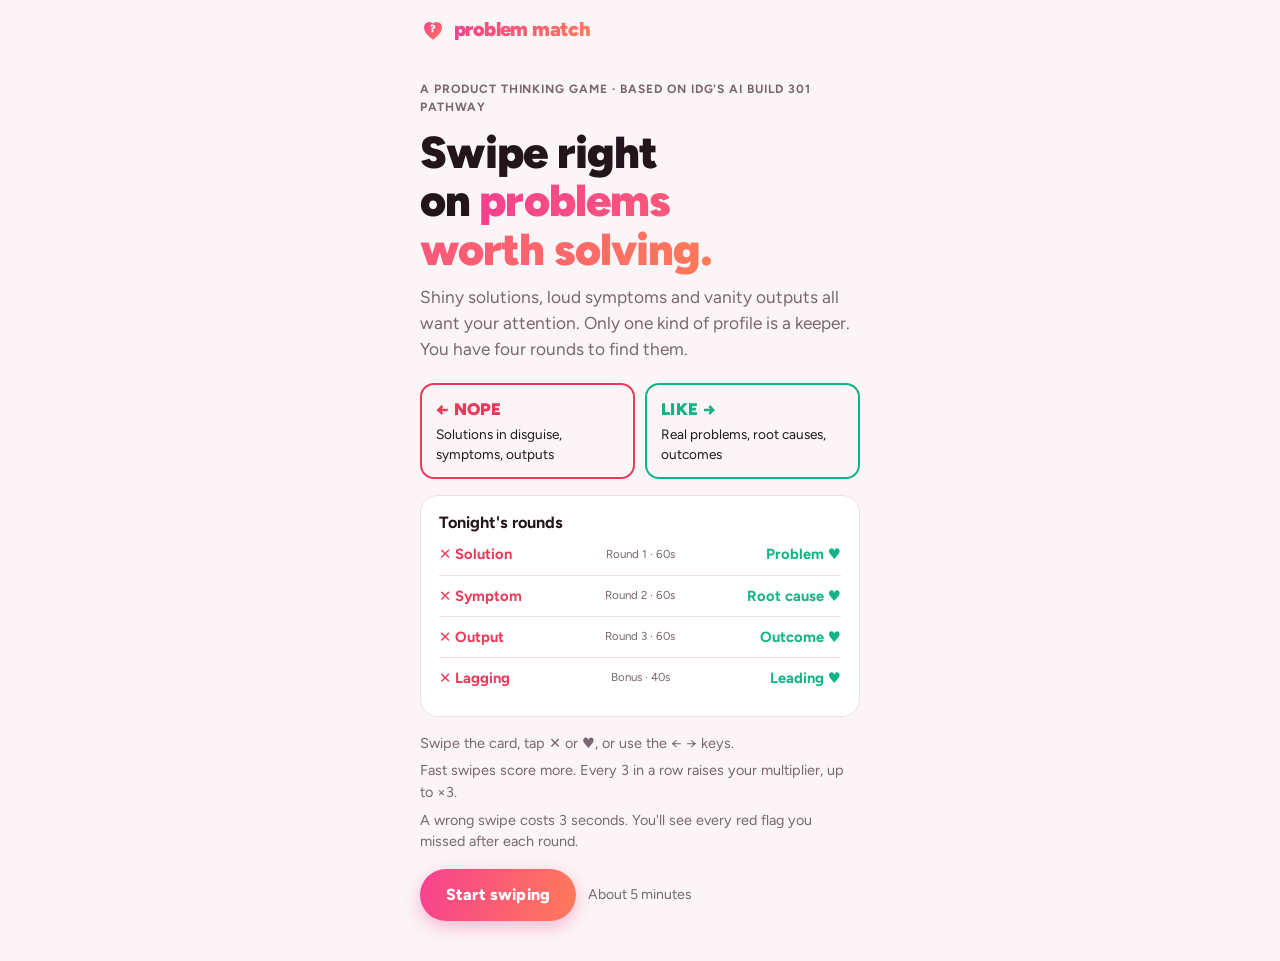
<file: index.html>
<!doctype html>
<html lang="en">
<head>
<meta charset="utf-8">
<meta name="viewport" content="width=device-width,initial-scale=1,viewport-fit=cover">
<title>Problem Match</title>
<link rel="preconnect" href="https://fonts.googleapis.com">
<link rel="preconnect" href="https://fonts.gstatic.com" crossorigin>
<link rel="stylesheet" href="https://fonts.googleapis.com/css2?family=Figtree:ital,wght@0,400;0,500;0,700;0,800;0,900;1,800;1,900&display=swap">
<style>
:root{color-scheme:light;box-sizing:border-box;padding-top:env(safe-area-inset-top,0px);padding-bottom:env(safe-area-inset-bottom,0px)}
html{scroll-padding-top:env(safe-area-inset-top,0px)}
body{margin:0;padding:0}
img{max-width:100%}
[hidden]:not([hidden=until-found i]){display:none!important}
</style>
<style>
:root{
  --bg:#FBF5F7; --surface:#FFFFFF; --ink:#24141C; --muted:#7A6570; --rule:#EFDFE5;
  --brand1:#F7418F; --brand2:#FF7A59; --on-brand:#FFFFFF;
  --nope:#EB3B5A; --like:#12B386;
  --shadow:0 2px 6px rgba(60,20,40,.08), 0 16px 36px rgba(60,20,40,.14);
  --btn-bg:#FFFFFF;
  --font:"Figtree", "Segoe UI", system-ui, -apple-system, sans-serif;
}
@media (prefers-color-scheme: dark){
  :root:not([data-theme="light"]){
    color-scheme:dark;
    --bg:#140D12; --surface:#201720; --ink:#F5EAF0; --muted:#B49DA9; --rule:#382833;
    --nope:#FF6680; --like:#3DDBA8;
    --shadow:0 2px 6px rgba(0,0,0,.35), 0 16px 36px rgba(0,0,0,.45);
    --btn-bg:#261C25;
  }
}
:root[data-theme="dark"]{
  color-scheme:dark;
  --bg:#140D12; --surface:#201720; --ink:#F5EAF0; --muted:#B49DA9; --rule:#382833;
  --nope:#FF6680; --like:#3DDBA8;
  --shadow:0 2px 6px rgba(0,0,0,.35), 0 16px 36px rgba(0,0,0,.45);
  --btn-bg:#261C25;
}

*{box-sizing:border-box}
html,body{min-height:100%}
body{background:var(--bg); color:var(--ink); font-family:var(--font); font-size:16px; line-height:1.5; padding-inline:16px}
.app{max-width:440px; margin:0 auto; padding-block:14px 40px; display:grid; gap:14px}
h1,h2,h3{line-height:1.08; margin:0; text-wrap:balance; letter-spacing:-.02em}
h1{font-size:clamp(2.1rem,8.5vw,2.8rem); font-weight:900}
h2{font-size:clamp(1.6rem,6.5vw,2rem); font-weight:800}
h3{font-size:1.02rem; font-weight:700; letter-spacing:0}
p{margin:0}
a{color:var(--brand1)}
button{font:inherit; cursor:pointer; color:inherit}
:focus-visible{outline:3px solid var(--brand1); outline-offset:3px}
.muted{color:var(--muted)}
.grad-text{background:linear-gradient(100deg,var(--brand1),var(--brand2)); -webkit-background-clip:text; background-clip:text; color:transparent}
.eyebrow{font-size:.75rem; font-weight:700; letter-spacing:.08em; text-transform:uppercase; color:var(--muted)}

.btn{border:0; background:linear-gradient(100deg,var(--brand1),var(--brand2)); color:var(--on-brand); padding:14px 26px; border-radius:999px; font-weight:800; font-size:1rem; letter-spacing:.01em; box-shadow:0 6px 18px color-mix(in srgb, var(--brand1) 35%, transparent)}
.btn.ghost{background:transparent; color:var(--brand1); box-shadow:none; border:2px solid var(--brand1); padding:12px 22px}
.row{display:flex; gap:12px; flex-wrap:wrap; align-items:center}

/* ---------- top bar ---------- */
.topbar{display:flex; align-items:center; justify-content:space-between; gap:10px}
.logo{display:flex; align-items:center; gap:8px; font-weight:900; font-size:1.25rem; letter-spacing:-.03em}
.logo svg{width:26px; height:26px; flex:none}
.hud-stats{display:flex; gap:12px; font-size:.85rem; font-variant-numeric:tabular-nums; color:var(--muted); font-weight:500}
.hud-stats b{color:var(--ink); font-weight:800}
.streak.hot b{color:var(--brand1)}
.hud{display:grid; gap:8px}
.hud-round{font-size:.82rem; font-weight:700; color:var(--muted)}
.timer{height:5px; background:var(--rule); border-radius:999px; overflow:hidden}
.timer i{display:block; height:100%; width:100%; background:linear-gradient(90deg,var(--brand1),var(--brand2)); transform-origin:left}
.timer.low i{background:var(--nope)}

/* ---------- screens ---------- */
.screen{display:grid; gap:16px}
.panel{background:var(--surface); border:1px solid var(--rule); border-radius:18px; padding:18px; display:grid; gap:12px}

.splash{display:grid; gap:12px; padding-block:22px 4px}
.splash .lede{font-size:1.08rem; color:var(--muted)}
.howto{display:grid; grid-template-columns:1fr 1fr; gap:10px}
.howto div{border-radius:14px; padding:12px 14px; display:grid; gap:2px; border:2px solid currentColor}
.howto .n{color:var(--nope)} .howto .l{color:var(--like)}
.howto b{font-weight:900; font-size:1.05rem; letter-spacing:.02em}
.howto span{color:var(--ink); font-size:.85rem}
.pairs{list-style:none; margin:0; padding:0; display:grid}
.pairs li{display:grid; grid-template-columns:1fr auto 1fr; gap:8px; align-items:center; padding:9px 0; border-top:1px solid var(--rule); font-size:.92rem}
.pairs li:first-child{border-top:0; padding-top:0}
.pairs .nv{color:var(--nope); font-weight:700}
.pairs .lv{color:var(--like); font-weight:700; text-align:right}
.pairs .t{font-size:.72rem; color:var(--muted); text-align:center; white-space:nowrap}
.rules{list-style:none; margin:0; padding:0; display:grid; gap:6px; font-size:.9rem; color:var(--muted)}

.intro{display:grid; gap:12px; padding-block:10px 0}
.sides{display:grid; grid-template-columns:1fr 1fr; gap:10px}
.side{border-radius:16px; padding:14px; display:grid; gap:4px; border:2px solid currentColor}
.side.n{color:var(--nope)} .side.l{color:var(--like)}
.side .k{font-size:.72rem; font-weight:800; letter-spacing:.1em}
.side b{font-size:1.2rem; font-weight:900}
.side span{color:var(--ink); font-size:.86rem}
.context{font-size:.92rem; padding:10px 14px; border-radius:14px; background:var(--surface); border:1px dashed var(--rule)}

/* ---------- deck + profile cards ---------- */
.deck{position:relative; height:clamp(380px, 62vh, 480px); touch-action:pan-y}
.card{position:absolute; inset:0; border-radius:20px; overflow:hidden; box-shadow:var(--shadow); user-select:none; -webkit-user-select:none; background:#2a1a24; color:#fff}
.card.next{transform:scale(.95) translateY(12px); filter:brightness(.85)}
.card.top{cursor:grab; will-change:transform}
.card.top.dragging{cursor:grabbing}
.photo{position:absolute; inset:0}
.photo .emoji{position:absolute; left:50%; top:34%; transform:translate(-50%,-50%); font-size:clamp(88px, 26vw, 120px); line-height:1; filter:drop-shadow(0 10px 18px rgba(0,0,0,.25))}
.photo::after{content:""; position:absolute; inset:0; background:radial-gradient(120% 70% at 50% 25%, rgba(255,255,255,.18), transparent 60%)}
.bars{position:absolute; top:10px; left:12px; right:12px; display:flex; gap:4px; z-index:2}
.bars i{flex:1; height:3px; border-radius:2px; background:rgba(255,255,255,.35)}
.bars i.on{background:#fff}
.info{position:absolute; left:0; right:0; bottom:0; padding:60px 18px 18px; background:linear-gradient(to top, rgba(18,8,14,.92) 0%, rgba(18,8,14,.78) 55%, rgba(18,8,14,0) 100%); display:grid; gap:6px; z-index:1}
.info .name{font-size:clamp(1.5rem,6.2vw,1.85rem); font-weight:900; letter-spacing:-.02em; line-height:1.1; text-wrap:balance}
.info .job{font-size:.88rem; font-weight:500; opacity:.88; display:flex; gap:6px; align-items:center}
.info .job svg{width:14px; height:14px; flex:none; opacity:.9}
.info .bio{font-size:1rem; line-height:1.4}
.tags{display:flex; flex-wrap:wrap; gap:6px; margin-top:2px}
.tags span{font-size:.75rem; font-weight:700; padding:3px 9px; border-radius:999px; background:rgba(255,255,255,.16); border:1px solid rgba(255,255,255,.22)}
.stamp{position:absolute; top:44px; z-index:3; display:grid; justify-items:center; font-weight:900; font-size:2.2rem; letter-spacing:.06em; border:4px solid currentColor; border-radius:10px; padding:0 12px 4px; line-height:1.1; opacity:0; pointer-events:none; background:rgba(0,0,0,.1)}
.stamp small{font-size:.7rem; letter-spacing:.12em; text-transform:uppercase; font-weight:800}
.stamp.like{left:20px; color:#3DEBB0; transform:rotate(-14deg)}
.stamp.nope{right:20px; color:#FF5C7A; transform:rotate(14deg)}

.match{position:absolute; inset:0; z-index:4; display:grid; place-items:center; pointer-events:none; opacity:0; transition:opacity .15s}
.match.show{opacity:1}
.match div{text-align:center; transform:scale(.9); transition:transform .3s cubic-bezier(.3,1.6,.5,1)}
.match.show div{transform:scale(1)}
.match b{display:block; font-size:clamp(2.4rem,11vw,3.4rem); font-weight:900; font-style:italic; letter-spacing:-.03em; line-height:1; background:linear-gradient(100deg,#FFD1E3,#fff 40%,#FFD9C9); -webkit-background-clip:text; background-clip:text; color:transparent; filter:drop-shadow(0 4px 14px rgba(247,65,143,.6))}
.match span{display:inline-block; margin-top:8px; font-weight:800; color:#fff; background:linear-gradient(100deg,var(--brand1),var(--brand2)); padding:4px 12px; border-radius:999px; font-size:.9rem; font-variant-numeric:tabular-nums}
.match-bg{position:absolute; inset:0; border-radius:20px; background:rgba(20,8,14,.55)}

.toast{position:absolute; left:50%; top:14px; transform:translate(-50%,-6px); z-index:5; font-size:.9rem; font-weight:800; padding:8px 14px; border-radius:999px; background:var(--surface); box-shadow:var(--shadow); white-space:nowrap; opacity:0; transition:opacity .15s, transform .25s; font-variant-numeric:tabular-nums}
.toast.show{opacity:1; transform:translate(-50%,0)}
.toast.good{color:var(--like)} .toast.bad{color:var(--nope)}

.actions{display:flex; justify-content:center; align-items:center; gap:28px; padding-top:4px}
.round-btn{width:68px; height:68px; border-radius:50%; border:0; background:var(--btn-bg); box-shadow:var(--shadow); display:grid; place-items:center; transition:transform .12s}
.round-btn:active{transform:scale(.92)}
.round-btn svg{width:30px; height:30px}
.round-btn.n{color:var(--nope)} .round-btn.l{color:var(--like)}
.act{display:grid; justify-items:center; gap:6px}
.act small{font-size:.75rem; font-weight:800; letter-spacing:.04em}
.act.n small{color:var(--nope)} .act.l small{color:var(--like)}

/* ---------- summary / final ---------- */
.stats{display:grid; grid-template-columns:repeat(3,1fr); gap:10px}
.stat{background:var(--surface); border:1px solid var(--rule); border-radius:16px; padding:12px; display:grid; gap:0}
.stat .eyebrow{font-size:.66rem}
.stat b{font-size:1.5rem; font-weight:900; font-variant-numeric:tabular-nums}
.lesson{font-size:.98rem; padding:14px 16px; border-radius:16px; background:color-mix(in srgb, var(--brand1) 9%, var(--surface)); border:1px solid color-mix(in srgb, var(--brand1) 25%, var(--rule))}
.review-group{display:grid; gap:0}
.review-group h3{padding-bottom:8px}
.review-group h3 small{display:block; font-weight:500; font-size:.82rem; color:var(--muted)}
.review{list-style:none; margin:0; padding:0; display:grid}
.review li{display:grid; grid-template-columns:40px 1fr; gap:4px 12px; padding:10px 0; border-top:1px solid var(--rule)}
.review .av{grid-row:span 3; width:40px; height:40px; border-radius:50%; display:grid; place-items:center; font-size:20px}
.review .q{font-weight:800}
.review .a{font-size:.78rem; font-weight:800}
.review .a.like{color:var(--like)} .review .a.nope{color:var(--nope)}
.review .w{font-size:.88rem; color:var(--muted)}
.verdict{display:grid; gap:8px; padding-block:16px 0}
.verdict .quip{font-size:1.05rem; color:var(--muted)}
.learned{list-style:none; margin:0; padding:0; display:grid; gap:12px}
.learned li{display:grid; gap:2px; font-size:.92rem}
footer{font-size:.8rem; color:var(--muted); padding-top:12px; border-top:1px solid var(--rule)}

@media (prefers-reduced-motion:reduce){ *{transition:none!important; animation:none!important} }
</style>
</head>
<body>

<div class="app">
  <div class="topbar">
    <span class="logo">
      <svg viewBox="0 0 32 32" aria-hidden="true"><defs><linearGradient id="lg" x1="0" y1="0" x2="1" y2="1"><stop offset="0" stop-color="#F7418F"/><stop offset="1" stop-color="#FF7A59"/></linearGradient></defs><path fill="url(#lg)" d="M16 29s-11-6.7-11-15a6.5 6.5 0 0 1 11-4.7A6.5 6.5 0 0 1 27 14c0 8.3-11 15-11 15z"/><text x="16" y="20" text-anchor="middle" font-family="Figtree, sans-serif" font-weight="900" font-size="13" fill="#fff">?</text></svg>
      <span class="grad-text">problem match</span>
    </span>
    <span class="hud-stats" id="hudStats" hidden><span>Score <b id="hudScore">0</b></span><span class="streak" id="hudStreak">Streak <b>0</b></span></span>
  </div>

  <div class="hud" id="hud" hidden>
    <span class="hud-round" id="hudRound"></span>
    <div class="timer" id="timer"><i id="timerBar"></i></div>
  </div>

  <!-- TITLE -->
  <section class="screen" id="s-title">
    <div class="splash">
      <span class="eyebrow">A product thinking game · based on IDG's AI Build 301 pathway</span>
      <h1>Swipe right on <span class="grad-text">problems worth solving.</span></h1>
      <p class="lede">Shiny solutions, loud symptoms and vanity outputs all want your attention. Only one kind of profile is a keeper. You have four rounds to find them.</p>
    </div>
    <div class="howto">
      <div class="n"><b>← NOPE</b><span>Solutions in disguise, symptoms, outputs</span></div>
      <div class="l"><b>LIKE →</b><span>Real problems, root causes, outcomes</span></div>
    </div>
    <div class="panel">
      <h3>Tonight's rounds</h3>
      <ul class="pairs" id="pairs"></ul>
    </div>
    <ul class="rules">
      <li>Swipe the card, tap ✕ or ♥, or use the ← → keys.</li>
      <li>Fast swipes score more. Every 3 in a row raises your multiplier, up to ×3.</li>
      <li>A wrong swipe costs 3 seconds. You'll see every red flag you missed after each round.</li>
    </ul>
    <div class="row"><button class="btn" id="startBtn" type="button">Start swiping</button><span class="muted" style="font-size:.88rem">About 5 minutes</span></div>
  </section>

  <!-- ROUND INTRO -->
  <section class="screen" id="s-intro" hidden>
    <div class="intro">
      <span class="eyebrow" id="introKicker"></span>
      <h2 id="introTitle"></h2>
      <p id="introBrief"></p>
      <p class="context" id="introContext" hidden></p>
    </div>
    <div class="sides">
      <div class="side n"><span class="k">← NOPE</span><b id="introN"></b><span id="introNd"></span></div>
      <div class="side l"><span class="k">LIKE →</span><b id="introL"></b><span id="introLd"></span></div>
    </div>
    <div class="row"><button class="btn" id="goBtn" type="button">Show me profiles</button><span class="muted" id="introTime" style="font-size:.88rem"></span></div>
  </section>

  <!-- PLAY -->
  <section class="screen" id="s-play" hidden>
    <div class="deck" id="deck">
      <div class="match" id="match" aria-hidden="true"><span class="match-bg"></span><div><b>It's a match!</b><span id="matchPts"></span></div></div>
      <div class="toast" id="toast" aria-live="polite"></div>
    </div>
    <div class="actions">
      <div class="act n">
        <button class="round-btn n" id="chooseL" type="button" aria-label="Nope">
          <svg viewBox="0 0 24 24" fill="none" stroke="currentColor" stroke-width="3.2" stroke-linecap="round"><path d="M6 6l12 12M18 6L6 18"/></svg>
        </button>
        <small id="btnL"></small>
      </div>
      <div class="act l">
        <button class="round-btn l" id="chooseR" type="button" aria-label="Like">
          <svg viewBox="0 0 24 24" fill="currentColor"><path d="M12 21s-8.5-5.2-8.5-11.2A4.8 4.8 0 0 1 12 6.6a4.8 4.8 0 0 1 8.5 3.2C20.5 15.8 12 21 12 21z"/></svg>
        </button>
        <small id="btnR"></small>
      </div>
    </div>
  </section>

  <!-- SUMMARY -->
  <section class="screen" id="s-summary" hidden>
    <div class="intro">
      <span class="eyebrow" id="sumKicker"></span>
      <h2 id="sumTitle"></h2>
    </div>
    <div class="stats">
      <div class="stat"><span class="eyebrow">Score</span><b id="sumScore">0</b></div>
      <div class="stat"><span class="eyebrow">Correct</span><b id="sumCorrect">0</b></div>
      <div class="stat"><span class="eyebrow">Best streak</span><b id="sumStreak">0</b></div>
    </div>
    <p class="lesson" id="sumLesson"></p>
    <div class="panel" id="sumReview"></div>
    <div class="row"><button class="btn" id="nextBtn" type="button">Next round</button></div>
  </section>

  <!-- FINAL -->
  <section class="screen" id="s-final" hidden>
    <div class="verdict">
      <span class="eyebrow">Your dating profile says</span>
      <h1 class="grad-text" id="rankTitle"></h1>
      <p class="quip" id="rankQuip"></p>
    </div>
    <div class="stats">
      <div class="stat"><span class="eyebrow">Total</span><b id="finScore">0</b></div>
      <div class="stat"><span class="eyebrow">Accuracy</span><b id="finAcc">0%</b></div>
      <div class="stat"><span class="eyebrow">Your best</span><b id="finBest">0</b></div>
    </div>
    <div class="row"><button class="btn" id="againBtn" type="button">Swipe again</button><span class="muted" style="font-size:.88rem">New shuffle every game</span></div>
    <div class="panel">
      <h3>What you were really looking for</h3>
      <ul class="learned">
        <li><b>Problems before solutions.</b><span class="muted">Requests often arrive as a tool. Ask what problem it solves, and for whom, before anything gets built. <a href="https://www.idg.gov.sg/guides-and-resources/productthinking1/">IDG module 1</a></span></li>
        <li><b>A cause you can act on.</b><span class="muted">Keep asking why until you reach a cause within your control and closely tied to the outcome. <a href="https://www.idg.gov.sg/guides-and-resources/productthinking2/">Start with the whys</a></span></li>
        <li><b>Outcomes over outputs.</b><span class="muted">Measure what changed for people. Pair leading indicators (early signals) with lagging ones (the result). <a href="https://www.idg.gov.sg/guides-and-resources/productthinking4/">Metrics</a></span></li>
      </ul>
    </div>
    <footer>An unofficial parody game based on the <a href="https://www.idg.gov.sg/product-thinking/">Product Thinking learning pathway</a> from Singapore's Institute of Digital Government. All profiles, characters and figures are made up for teaching.</footer>
  </section>
</div>

<script>
(function(){
  // a: "r" = LIKE (the product-thinking answer), "l" = NOPE
  var ROUNDS = [
    {
      title: "Problem or solution?",
      brief: "Solutions are charming on a first date. They're confident and they have a launch date. Swipe right only on real problems: a specific person, something going wrong.",
      nope: { key: "Solution", pl: "Solutions", desc: "Names a thing to build or buy" },
      like: { key: "Problem", pl: "Problems", desc: "Says what's going wrong, and for whom" },
      lesson: "A solution-shaped request isn't necessarily a bad match. It just hasn't told you the problem yet. Ask “what problem does this solve, and for whom?” before you commit.",
      time: 60,
      cards: [
        { n: "GenAI Chatbot", job: "Pitched by the Director, fresh from a conference", bio: "Looking for users. Any users, really. Must be live by Q3.", tags: ["#innovation","#urgent","#AI"], e: "🤖", a: "l", why: "It names a tool and a deadline, but not what's going wrong for users." },
        { n: "The Dashboard", job: "Requested by the Minister's office", bio: "I'll put all your data on one screen. Which data? We'll figure it out.", tags: ["#visibility","#KPIs"], e: "📊", a: "l", why: "A dashboard is an answer. What decision can't someone make today?" },
        { n: "End-to-End Platform", job: "Vendor · 5-year contract", bio: "I can digitalise your entire workflow. So, what's your workflow?", tags: ["#synergy","#transformation"], e: "🧩", a: "l", why: "A pitch looking for a problem." },
        { n: "Pothole App", job: "The Deputy Director's idea", bio: "Residents will love reporting potholes on me. Probably.", tags: ["#citizenfirst","#mobile"], e: "🚧", a: "l", why: "Could be right, but is the problem slow reporting, slow repairs, or something else?" },
        { n: "Microservices", job: "The IT architect's favourite", bio: "Let's break everything into small pieces. Trust me.", tags: ["#scalable","#modern"], e: "⚙️", a: "l", why: "An architecture choice still needs a problem to justify it." },
        { n: "QR Code on Every Letter", job: "Senior Director", bio: "Scan me. Then… well, just scan me.", tags: ["#quickwin"], e: "🔳", a: "l", why: "A mechanism. What should people be able to do that they can't today?" },
        { n: "Agency AI Strategy", job: "Mandated for every agency this year", bio: "60 pages, zero users. Looking for a problem to justify me.", tags: ["#mandate","#AI"], e: "📑", a: "l", why: "A deliverable. What should AI actually make better?" },
        { n: "Seniors on Hold", job: "Reported by the call-centre lead", bio: "We wait 25 minutes on the hotline just to check our application status.", tags: ["#seniors","#measurable"], e: "☎️", a: "r", why: "A specific group with a specific, measurable pain." },
        { n: "Triple Data Entry", job: "Frontline officer", bio: "I retype the same details from PDFs into three different systems.", tags: ["#frontline","#rework"], e: "⌨️", a: "r", why: "A clear user with a concrete problem, and many possible fixes." },
        { n: "Low Rebate Uptake", job: "Policy officer", bio: "Only 40% of eligible households have applied for the rebate.", tags: ["#policygap","#data"], e: "🏠", a: "r", why: "A gap between intent and reality, with a number attached." },
        { n: "Incomplete Applications", job: "Ops manager", bio: "One in five comes back incomplete, adding two weeks each time.", tags: ["#ops","#delays"], e: "📮", a: "r", why: "A measurable problem with a clear cost." },
        { n: "Confused Parents", job: "From a survey of 800 parents", bio: "We don't know which schemes we qualify for.", tags: ["#families","#evidence"], e: "👪", a: "r", why: "A user need, backed by evidence." },
        { n: "Abandoned Grant Form", job: "Grants team", bio: "Most applicants give up at the page asking for audited accounts.", tags: ["#SMEs","#dropoff"], e: "📝", a: "r", why: "A specific drop-off point. Now you can ask why." }
      ]
    },
    {
      title: "Symptom or root cause?",
      brief: "Symptoms are loud and hard to ignore. Swipe right on root causes: why it's happening, and something your team can actually change. Each profile belongs to a small investigation.",
      nope: { key: "Symptom", pl: "Symptoms", desc: "What people see or complain about" },
      like: { key: "Root cause", pl: "Root causes", desc: "Why it happens, and something you can change" },
      lesson: "The Five Whys takes you from symptom to cause. Stop at a cause that is within your control and closely tied to the outcome. If the answer blames users, you stopped asking too early.",
      time: 60,
      cards: [
        { n: "3,000 Calls a Week", job: "Case: hotline overload", bio: "Everyone keeps asking “where's my application?”", tags: ["#loud","#visible"], e: "📞", a: "l", why: "What people see. Why are they calling?" },
        { n: "No Status Updates", job: "Case: hotline overload", bio: "Applicants hear nothing at all after they hit submit.", tags: ["#fixable"], e: "🔕", a: "r", why: "It explains the calls, and your team can fix it." },
        { n: "1 in 5 Sent Back", job: "Case: returned forms", bio: "Officers keep returning applications. Every. Single. Day.", tags: ["#rework"], e: "🔁", a: "l", why: "The visible effect. Why are they incomplete?" },
        { n: "Docs Listed Last", job: "Case: returned forms", bio: "The form only reveals the required documents on its final page.", tags: ["#design"], e: "📄", a: "r", why: "A design decision you can change, directly tied to the outcome." },
        { n: "40% Uptake", job: "Case: low rebate uptake", bio: "Most eligible households never applied.", tags: ["#headline"], e: "📉", a: "l", why: "The headline problem, not its cause." },
        { n: "Stale Addresses", job: "Case: low rebate uptake", bio: "Eligibility letters go to addresses that are years out of date.", tags: ["#data"], e: "📬", a: "r", why: "A specific, fixable reason people never heard about the rebate." },
        { n: "Empty Clinic Slots", job: "Case: clinic no-shows", bio: "A quarter of polyclinic appointments are missed.", tags: ["#waste"], e: "🩺", a: "l", why: "What the clinic sees. Why do patients miss them?" },
        { n: "One Early Reminder", job: "Case: clinic no-shows", bio: "The only reminder goes out three weeks before the appointment.", tags: ["#cheapfix"], e: "⏰", a: "r", why: "It explains the forgetting, and it's cheap to change." },
        { n: "60-Day Approvals", job: "Case: slow grants", bio: "Grant decisions take two months on average.", tags: ["#slow"], e: "⏳", a: "l", why: "A symptom. Where does the time go?" },
        { n: "Triple Sign-off", job: "Case: slow grants", bio: "Three officers must approve every grant, even the $500 ones.", tags: ["#process"], e: "✍️", a: "r", why: "A process rule you can revisit, directly behind the delay." },
        { n: "Constant Overtime", job: "Case: late nights", bio: "Case officers are working late every week.", tags: ["#tired"], e: "🌙", a: "l", why: "A symptom with many possible causes." },
        { n: "Two Disconnected Systems", job: "Case: late nights", bio: "Case notes get typed into two systems that don't talk to each other.", tags: ["#integration"], e: "🔌", a: "r", why: "A concrete cause of the extra hours." },
        { n: "“Confusing” Website", job: "Case: website feedback", bio: "Users keep saying it's confusing. Confusing how? Unclear.", tags: ["#vibes"], e: "🌀", a: "l", why: "A feeling, not a reason. Confusing how?" },
        { n: "Org-Chart Navigation", job: "Case: website feedback", bio: "Pages are organised by department, not by what users want to do.", tags: ["#structure"], e: "🗂️", a: "r", why: "A structural cause you can redesign." },
        { n: "Users Who Don't Read", job: "Case: unread letters", bio: "Residents just don't read their letters. It's their fault, obviously.", tags: ["#blame","#redflag"], e: "🙈", a: "l", why: "Blaming users ends the whys too soon. Why don't they read the letters?" }
      ]
    },
    {
      title: "Output or outcome?",
      brief: "It's review season and everyone looks great in their quarterly report. Swipe right on outcomes: real change for the people who had the problem.",
      nope: { key: "Output", pl: "Outputs", desc: "Something the team delivered" },
      like: { key: "Outcome", pl: "Outcomes", desc: "A change for the people with the problem" },
      lesson: "Outputs are easy to count and fully in your control, but they don't show that anything got better. Chase the outcome, and treat each output as a bet on it.",
      time: 60,
      cards: [
        { n: "The New Portal", job: "Launched in March", bio: "I went live. Isn't that enough?", tags: ["#launched"], e: "🚀", a: "l", why: "A delivery. Did applying get any easier?" },
        { n: "200 Officers Trained", job: "Training update", bio: "Everyone sat through all 84 slides.", tags: ["#capability"], e: "🎓", a: "l", why: "Activity completed. Are cases handled any better?" },
        { n: "14 Features Shipped", job: "Team retro", bio: "Velocity is my love language.", tags: ["#agile"], e: "📦", a: "l", why: "Velocity isn't value." },
        { n: "60-Page Strategy", job: "Strategy office", bio: "Beautifully formatted. Rarely opened.", tags: ["#vision"], e: "📘", a: "l", why: "A document. Its outcomes are still to come." },
        { n: "4 Data Integrations", job: "Tech update", bio: "I'm connected to everyone.", tags: ["#APIs"], e: "🔗", a: "l", why: "An enabler. It only matters if it cuts re-entry or errors." },
        { n: "12 Workshops", job: "Engagement log", bio: "So. Many. Sticky notes.", tags: ["#cocreation"], e: "🗒️", a: "l", why: "Effort, not effect." },
        { n: "99.9% Uptime", job: "Ops dashboard", bio: "Always available. Not always helpful.", tags: ["#reliable"], e: "🟢", a: "l", why: "Good hygiene, but a service can be up all year and help nobody." },
        { n: "Apply in 12 Minutes", job: "Was 40 minutes", bio: "The median time to apply is down by 70%.", tags: ["#timesaved"], e: "⏱️", a: "r", why: "A measured change in what applicants experience." },
        { n: "Half the Status Calls", job: "Hotline data", bio: "People are finding answers without having to call.", tags: ["#selfserve"], e: "📴", a: "r", why: "A change in behaviour: people no longer need help." },
        { n: "Only 6% Returned", job: "Was 20%", bio: "Far fewer applications bounce back for missing documents.", tags: ["#fewererrors"], e: "✅", a: "r", why: "Less rework for staff and faster help for families." },
        { n: "71% Uptake", job: "Was 40%", bio: "More eligible households are getting support.", tags: ["#impact"], e: "📈", a: "r", why: "More of the right people are being helped." },
        { n: "14% No-shows", job: "Was 25%", bio: "Patients are actually turning up.", tags: ["#health"], e: "🏥", a: "r", why: "Patients' behaviour changed." },
        { n: "3-Week Grant Decisions", job: "Was 9 weeks", bio: "Businesses hear back three times faster.", tags: ["#SMEs"], e: "💼", a: "r", why: "Time saved for the people applying." }
      ]
    },
    {
      title: "Bonus: leading or lagging?",
      brief: "You need both kinds of indicator in the long run. This sprint, you want early signals you can act on this week.",
      context: "Goal: more eligible families get support, sooner.",
      nope: { key: "Lagging", pl: "Lagging indicators", desc: "The result, known only after the fact" },
      like: { key: "Leading", pl: "Leading indicators", desc: "An early signal you can act on now" },
      lesson: "Lagging indicators tell you whether you won. Leading indicators tell you while there's still time to change course. Keep both, and link them into a chain.",
      time: 40,
      cards: [
        { n: "Form Completion Rate", job: "Measured weekly", bio: "Moves within days of any change you make.", tags: ["#earlysignal"], e: "🧭", a: "r", why: "It moves within days of a change." },
        { n: "Prefilled Fields", job: "Measured every release", bio: "Share of fields already filled in for returning applicants.", tags: ["#driver"], e: "🪄", a: "r", why: "An early driver of faster, error-free applications." },
        { n: "SMS Click-throughs", job: "Measured daily", bio: "Clicks on “Check eligibility” from reminder texts.", tags: ["#outreach"], e: "💬", a: "r", why: "An early sign that outreach is working." },
        { n: "Documents Page Drop-off", job: "Measured daily", bio: "Shows friction the moment it happens.", tags: ["#realtime"], e: "🚪", a: "r", why: "It shows friction as it happens." },
        { n: "Days to First Payment", job: "Reported quarterly", bio: "Always tells you the truth, three months late.", tags: ["#result"], e: "💸", a: "l", why: "The result, measured after the fact." },
        { n: "Families Supported", job: "Reported annually", bio: "The big number, once a year.", tags: ["#headline"], e: "🎯", a: "l", why: "The end result, counted after the year is over." },
        { n: "Year-end Uptake", job: "Reported annually", bio: "Final score versus the eligible population.", tags: ["#final"], e: "🏁", a: "l", why: "The headline outcome, known late." },
        { n: "Ombudsman Complaints", job: "Reported yearly", bio: "Shows up long after the damage is done.", tags: ["#toolate"], e: "📣", a: "l", why: "It surfaces long after the experience." }
      ]
    }
  ];

  var RANKS = [
    { min: 95, title: "Chief Why Officer", quip: "No chatbot gets past you without a problem statement. You only date root causes, and the Director is slightly afraid of you." },
    { min: 85, title: "Product Thinker", quip: "You can spot a solution in disguise across the open-plan office. A couple of smooth talkers still got through." },
    { min: 70, title: "Why Asker", quip: "You're asking the right questions. Try asking them once more before you swipe right." },
    { min: 50, title: "Requirements Taker", quip: "You'd build exactly what was asked for, on time and to spec. Whether it helped anyone is another story." },
    { min: 0,  title: "Solutioneer", quip: "You matched with the GenAI Chatbot. It's been a whirlwind. Nobody knows what it does. Swipe again?" }
  ];

  var GRADS = [["#FF9A8B","#FF6A88"],["#F6D365","#FDA085"],["#A18CD1","#FBC2EB"],["#84FAB0","#8FD3F4"],["#FCCB90","#D57EEB"],["#E0C3FC","#8EC5FC"],["#FA709A","#FEE140"],["#43E97B","#38F9D7"],["#667EEA","#764BA2"],["#FF758C","#FF7EB3"],["#4FACFE","#00F2FE"],["#F093FB","#F5576C"]];
  function gradFor(name){ var h = 0; for (var i = 0; i < name.length; i++) h = (h * 31 + name.charCodeAt(i)) >>> 0; var g = GRADS[h % GRADS.length]; return "linear-gradient(160deg," + g[0] + "," + g[1] + ")"; }

  var BEST_KEY = "problem-match-best-v1";
  var $ = function(id){ return document.getElementById(id); };
  var reduceMotion = window.matchMedia && window.matchMedia("(prefers-reduced-motion: reduce)").matches;
  var BRIEF = '<svg viewBox="0 0 24 24" fill="none" stroke="currentColor" stroke-width="2"><rect x="3" y="7" width="18" height="13" rx="2"/><path d="M9 7V5a2 2 0 0 1 2-2h2a2 2 0 0 1 2 2v2"/></svg>';

  ROUNDS.forEach(function(r, i){
    var li = document.createElement("li");
    li.innerHTML = '<span class="nv"></span><span class="t"></span><span class="lv"></span>';
    li.querySelector(".nv").textContent = "✕ " + r.nope.key;
    li.querySelector(".t").textContent = (i === 3 ? "Bonus" : "Round " + (i + 1)) + " · " + r.time + "s";
    li.querySelector(".lv").textContent = r.like.key + " ♥";
    $("pairs").appendChild(li);
  });

  var S = null, R = null, rafId = 0, lastTs = 0, locked = false;
  function newGame(){ S = { round: 0, total: 0, correct: 0 }; }

  function show(id){
    ["s-title","s-intro","s-play","s-summary","s-final"].forEach(function(s){ $(s).hidden = s !== id; });
    var inGame = id === "s-play" || id === "s-intro" || id === "s-summary";
    $("hud").hidden = !inGame; $("hudStats").hidden = !inGame;
    window.scrollTo(0, 0);
  }
  function shuffle(a){ a = a.slice(); for (var i = a.length - 1; i > 0; i--){ var j = Math.floor(Math.random() * (i + 1)); var t = a[i]; a[i] = a[j]; a[j] = t; } return a; }
  function roundLabel(i){ return i === 3 ? "Bonus round" : "Round " + (i + 1) + " of 3"; }

  // ---------- intro ----------
  function showIntro(){
    var r = ROUNDS[S.round];
    $("introKicker").textContent = roundLabel(S.round);
    $("introTitle").textContent = r.title.replace("Bonus: ", "");
    $("introBrief").textContent = r.brief;
    $("introContext").hidden = !r.context; $("introContext").textContent = r.context || "";
    $("introN").textContent = r.nope.pl; $("introNd").textContent = r.nope.desc;
    $("introL").textContent = r.like.pl; $("introLd").textContent = r.like.desc;
    $("introTime").textContent = r.cards.length + " profiles · " + r.time + " seconds";
    $("hudRound").textContent = roundLabel(S.round) + " · " + r.title.replace("Bonus: ", "");
    $("timerBar").style.transform = "scaleX(1)"; $("timer").classList.remove("low");
    updateHud(0);
    show("s-intro"); $("goBtn").focus();
  }

  // ---------- play ----------
  function beginPlay(){
    var r = ROUNDS[S.round];
    R = { deck: shuffle(r.cards), pos: 0, score: 0, streak: 0, best: 0, time: r.time, results: [], shownAt: 0, running: true };
    $("btnL").textContent = "NOPE · " + r.nope.key; $("btnR").textContent = "LIKE · " + r.like.key;
    show("s-play");
    renderCards();
    lastTs = 0; cancelAnimationFrame(rafId); rafId = requestAnimationFrame(tick);
  }

  function tick(ts){
    if (!R || !R.running) return;
    if (!lastTs) lastTs = ts;
    var dt = Math.min(0.1, (ts - lastTs) / 1000); lastTs = ts;
    if (!document.hidden) R.time -= dt;
    $("timerBar").style.transform = "scaleX(" + Math.max(0, R.time / ROUNDS[S.round].time) + ")";
    $("timer").classList.toggle("low", R.time < 8);
    if (R.time <= 0){ endRound(); return; }
    rafId = requestAnimationFrame(tick);
  }

  function cardEl(card, idx, isTop){
    var r = ROUNDS[S.round];
    var el = document.createElement("div");
    el.className = "card " + (isTop ? "top" : "next");
    var bars = ""; for (var i = 0; i < R.deck.length; i++) bars += '<i' + (i <= idx ? ' class="on"' : '') + '></i>';
    el.innerHTML =
      '<div class="photo"><span class="emoji"></span></div>' +
      '<div class="bars">' + bars + '</div>' +
      (isTop ? '<span class="stamp like">LIKE<small></small></span><span class="stamp nope">NOPE<small></small></span>' : '') +
      '<div class="info"><div class="name"></div><div class="job">' + BRIEF + '<span></span></div><p class="bio"></p><div class="tags"></div></div>';
    el.querySelector(".photo").style.background = gradFor(card.n);
    el.querySelector(".emoji").textContent = card.e;
    el.querySelector(".name").textContent = card.n;
    el.querySelector(".job span").textContent = card.job;
    el.querySelector(".bio").textContent = "“" + card.bio + "”";
    var tags = el.querySelector(".tags");
    card.tags.forEach(function(t){ var s = document.createElement("span"); s.textContent = t; tags.appendChild(s); });
    if (isTop){
      el.querySelector(".stamp.like small").textContent = r.like.key;
      el.querySelector(".stamp.nope small").textContent = r.nope.key;
      el.setAttribute("role", "group");
      el.setAttribute("aria-label", "Profile " + (idx + 1) + " of " + R.deck.length + ": " + card.n);
    }
    return el;
  }

  function renderCards(){
    var deck = $("deck");
    Array.prototype.slice.call(deck.querySelectorAll(".card")).forEach(function(c){ c.remove(); });
    var anchor = $("match");
    if (R.pos + 1 < R.deck.length) deck.insertBefore(cardEl(R.deck[R.pos + 1], R.pos + 1, false), anchor);
    var top = cardEl(R.deck[R.pos], R.pos, true);
    deck.insertBefore(top, anchor);
    attachDrag(top);
    R.shownAt = performance.now();
    locked = false;
  }

  function answer(side){
    if (!R || !R.running || locked) return;
    locked = true;
    var card = R.deck[R.pos], r = ROUNDS[S.round];
    var ok = card.a === side;
    var elapsed = (performance.now() - R.shownAt) / 1000;
    if (ok){
      R.streak++; R.best = Math.max(R.best, R.streak);
      var mult = Math.min(3, 1 + 0.5 * Math.floor(R.streak / 3));
      var pts = Math.round((100 + Math.max(0, Math.round(50 - 8 * elapsed))) * mult);
      R.score += pts; S.total += pts; S.correct++;
      var label = "+" + pts + (mult > 1 ? " · ×" + mult : "");
      if (side === "r") matchFlash(label); else toast("✕ Dodged one  " + label, "good");
    } else {
      R.streak = 0; R.time -= 3;
      toast(side === "r" ? "🚩 Red flag: " + r.nope.key + " · −3s" : "👻 Ghosted a keeper: " + r.like.key + " · −3s", "bad");
    }
    R.results.push({ card: card, picked: side, ok: ok });
    updateHud(R.streak);

    var top = $("deck").querySelector(".card.top");
    var dir = side === "l" ? -1 : 1;
    if (top){
      top.querySelector(side === "r" ? ".stamp.like" : ".stamp.nope").style.opacity = 1;
      top.style.transition = reduceMotion ? "none" : "transform .3s ease-in, opacity .3s ease-in";
      top.style.transform = "translateX(" + (dir * 140) + "%) rotate(" + (dir * 20) + "deg)";
      top.style.opacity = "0";
    }
    setTimeout(function(){
      if (!R.running) return;
      R.pos++;
      if (R.pos >= R.deck.length) endRound(); else renderCards();
    }, reduceMotion ? 60 : 260);
  }

  var matchTimer = 0, toastTimer = 0;
  function matchFlash(label){
    $("matchPts").textContent = label;
    $("match").classList.add("show");
    clearTimeout(matchTimer);
    matchTimer = setTimeout(function(){ $("match").classList.remove("show"); }, 650);
  }
  function toast(text, cls){
    var t = $("toast");
    t.textContent = text; t.className = "toast show " + cls;
    clearTimeout(toastTimer);
    toastTimer = setTimeout(function(){ t.className = "toast " + cls; }, 1000);
  }
  function updateHud(streak){
    $("hudScore").textContent = S.total.toLocaleString();
    var mult = Math.min(3, 1 + 0.5 * Math.floor(streak / 3));
    $("hudStreak").innerHTML = "Streak <b>" + streak + (mult > 1 ? " · ×" + mult : "") + "</b>";
    $("hudStreak").classList.toggle("hot", streak >= 3);
  }

  function attachDrag(el){
    var startX = 0, startY = 0, dx = 0, dy = 0, active = false;
    var sl = el.querySelector(".stamp.like"), sn = el.querySelector(".stamp.nope");
    el.addEventListener("pointerdown", function(e){
      if (locked) return;
      active = true; startX = e.clientX; startY = e.clientY; dx = dy = 0;
      el.setPointerCapture(e.pointerId);
      el.classList.add("dragging"); el.style.transition = "none";
    });
    el.addEventListener("pointermove", function(e){
      if (!active) return;
      dx = e.clientX - startX; dy = (e.clientY - startY) * 0.3;
      el.style.transform = "translate(" + dx + "px," + dy + "px) rotate(" + (dx / 18) + "deg)";
      sl.style.opacity = Math.min(1, Math.max(0, dx / 90));
      sn.style.opacity = Math.min(1, Math.max(0, -dx / 90));
    });
    function end(){
      if (!active) return;
      active = false; el.classList.remove("dragging");
      if (Math.abs(dx) > 90){ answer(dx > 0 ? "r" : "l"); return; }
      el.style.transition = "transform .25s cubic-bezier(.3,1.4,.5,1)";
      el.style.transform = "";
      sl.style.opacity = 0; sn.style.opacity = 0;
    }
    el.addEventListener("pointerup", end);
    el.addEventListener("pointercancel", end);
  }

  // ---------- summary ----------
  function endRound(){
    if (!R.running) return;
    R.running = false; cancelAnimationFrame(rafId);
    var r = ROUNDS[S.round];
    var timeBonus = 0;
    if (R.pos >= R.deck.length && R.time > 0){ timeBonus = Math.round(R.time) * 10; R.score += timeBonus; S.total += timeBonus; }
    var right = R.results.filter(function(x){ return x.ok; }).length;
    var unplayed = R.deck.slice(R.pos + (R.results.length > R.pos ? 1 : 0));
    var n = R.deck.length;

    $("sumKicker").textContent = roundLabel(S.round) + " · " + (R.time <= 0 ? "time's up" : "all profiles seen");
    $("sumTitle").textContent = right === n ? "Perfect match rate." : right >= n * 0.75 ? "Great taste." : right >= n * 0.5 ? "Some questionable swipes." : "Your type needs work.";
    $("sumScore").textContent = R.score.toLocaleString();
    $("sumCorrect").textContent = right + "/" + n;
    $("sumStreak").textContent = R.best;
    $("sumLesson").textContent = r.lesson + (timeBonus ? " (Includes +" + timeBonus + " for finishing early.)" : "");

    var wrap = $("sumReview"); wrap.innerHTML = "";
    function group(title, sub, cards){
      if (!cards.length) return;
      var g = document.createElement("div"); g.className = "review-group";
      g.innerHTML = '<h3></h3><ul class="review"></ul>';
      g.querySelector("h3").innerHTML = title + "<small></small>";
      g.querySelector("small").textContent = sub;
      var ul = g.querySelector("ul");
      cards.forEach(function(c){
        var li = document.createElement("li");
        li.innerHTML = '<span class="av"></span><span class="q"></span><span class="a"></span><span class="w"></span>';
        li.querySelector(".av").style.background = gradFor(c.n);
        li.querySelector(".av").textContent = c.e;
        li.querySelector(".q").textContent = c.n;
        var a = li.querySelector(".a");
        a.textContent = c.a === "r" ? "♥ " + r.like.key + ": should have liked" : "✕ " + r.nope.key + ": should have noped";
        a.classList.add(c.a === "r" ? "like" : "nope");
        li.querySelector(".w").textContent = c.why;
        ul.appendChild(li);
      });
      wrap.appendChild(g);
    }
    group("🚩 Red flags you liked", "You swiped right, but these were " + r.nope.pl.toLowerCase() + ".", R.results.filter(function(x){ return !x.ok && x.picked === "r"; }).map(function(x){ return x.card; }));
    group("👻 Keepers you ghosted", "You swiped left on real " + r.like.pl.toLowerCase() + ".", R.results.filter(function(x){ return !x.ok && x.picked === "l"; }).map(function(x){ return x.card; }));
    group("⏳ Still in your queue", "You ran out of time before seeing these.", unplayed);
    wrap.hidden = !wrap.children.length;

    $("nextBtn").textContent = S.round < ROUNDS.length - 1 ? (S.round === 2 ? "Bonus round" : "Next round") : "See your verdict";
    setTimeout(function(){ show("s-summary"); $("nextBtn").focus(); }, reduceMotion ? 0 : 400);
  }

  // ---------- final ----------
  function showFinal(){
    var possible = ROUNDS.reduce(function(n, r){ return n + r.cards.length; }, 0);
    var acc = Math.round(S.correct / possible * 100);
    var rank = RANKS.filter(function(k){ return acc >= k.min; })[0];
    $("rankTitle").textContent = rank.title;
    $("rankQuip").textContent = rank.quip;
    $("finScore").textContent = S.total.toLocaleString();
    $("finAcc").textContent = acc + "%";
    var best = 0;
    try { best = parseInt(localStorage.getItem(BEST_KEY), 10) || 0; } catch(e){}
    if (S.total > best){ best = S.total; try { localStorage.setItem(BEST_KEY, String(best)); } catch(e){} }
    $("finBest").textContent = best.toLocaleString();
    show("s-final");
  }

  // ---------- wiring ----------
  $("startBtn").addEventListener("click", function(){ newGame(); showIntro(); });
  $("goBtn").addEventListener("click", beginPlay);
  $("chooseL").addEventListener("click", function(){ answer("l"); });
  $("chooseR").addEventListener("click", function(){ answer("r"); });
  $("nextBtn").addEventListener("click", function(){ if (S.round < ROUNDS.length - 1){ S.round++; showIntro(); } else showFinal(); });
  $("againBtn").addEventListener("click", function(){ newGame(); showIntro(); });
  document.addEventListener("keydown", function(e){
    if ($("s-play").hidden) return;
    if (e.key === "ArrowLeft"){ e.preventDefault(); answer("l"); }
    else if (e.key === "ArrowRight"){ e.preventDefault(); answer("r"); }
  });
  document.addEventListener("visibilitychange", function(){ lastTs = 0; });
})();
</script>

</body>
</html>
</file>
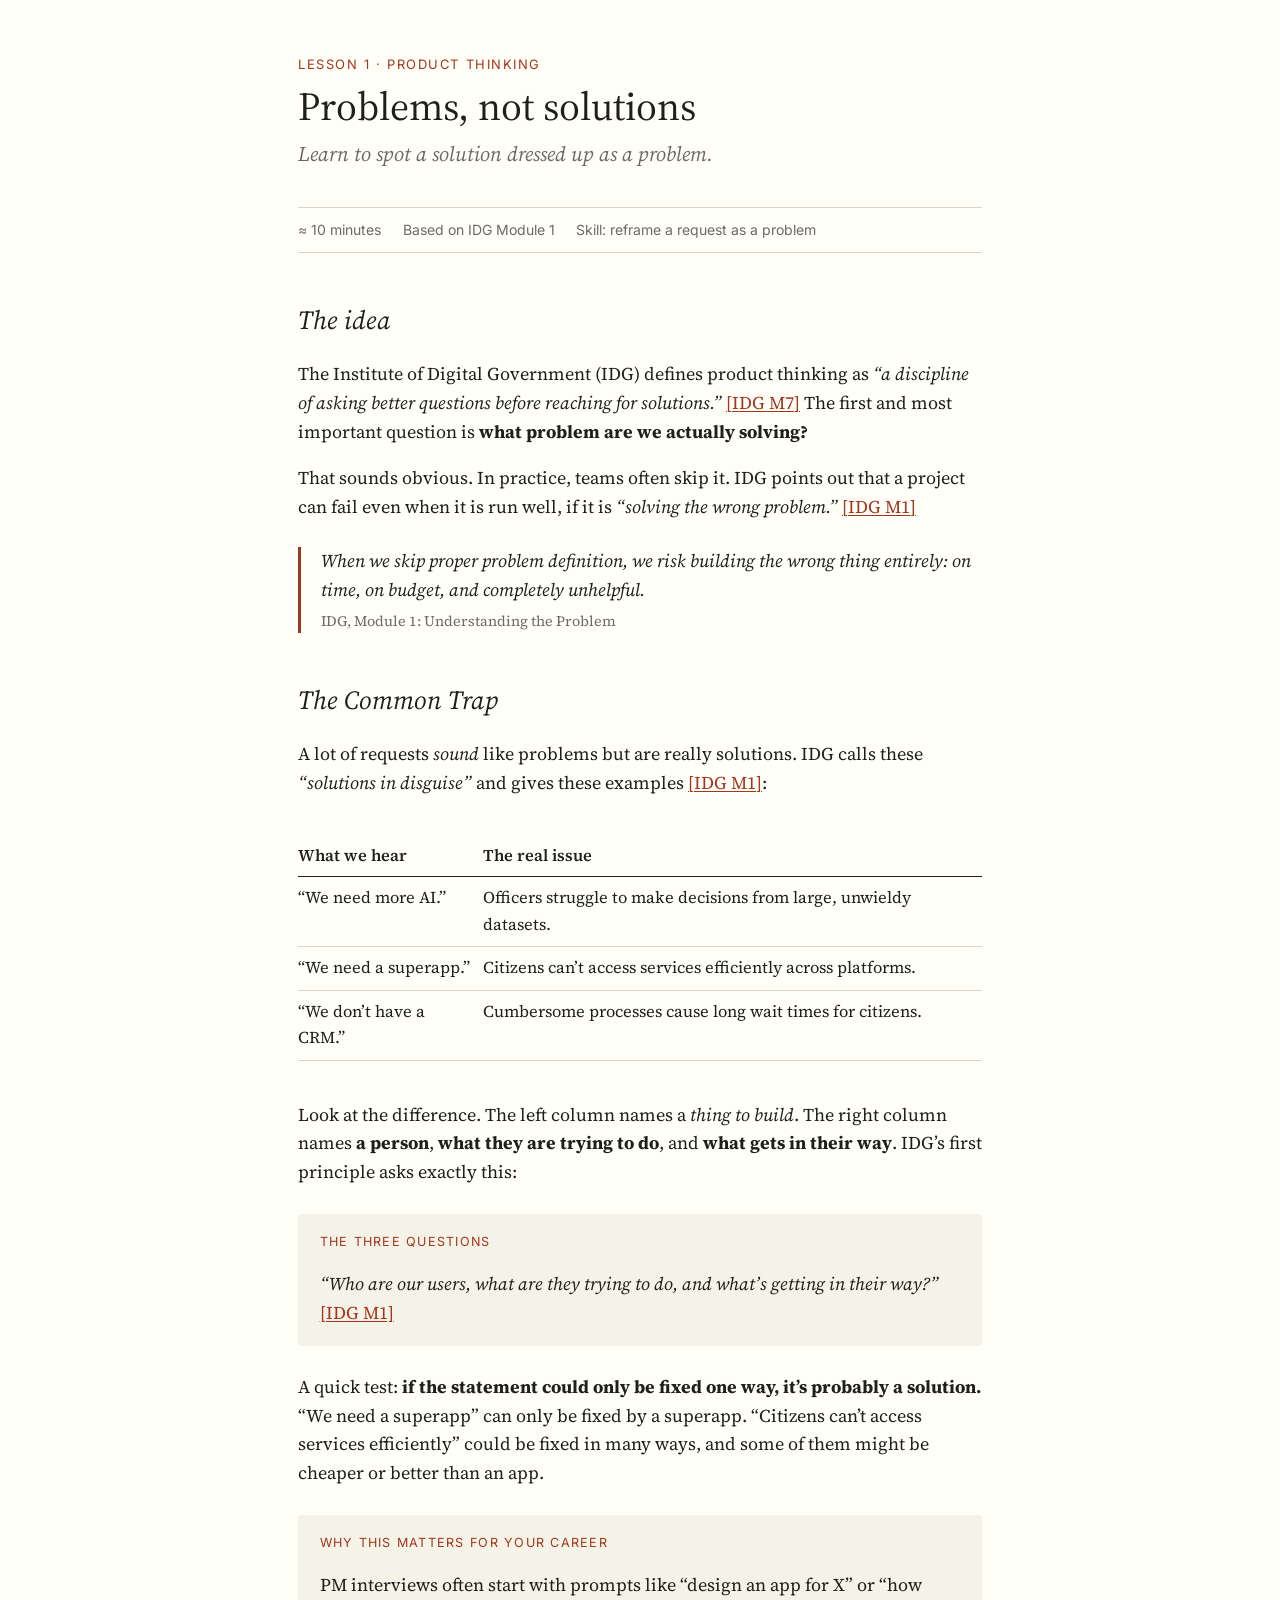
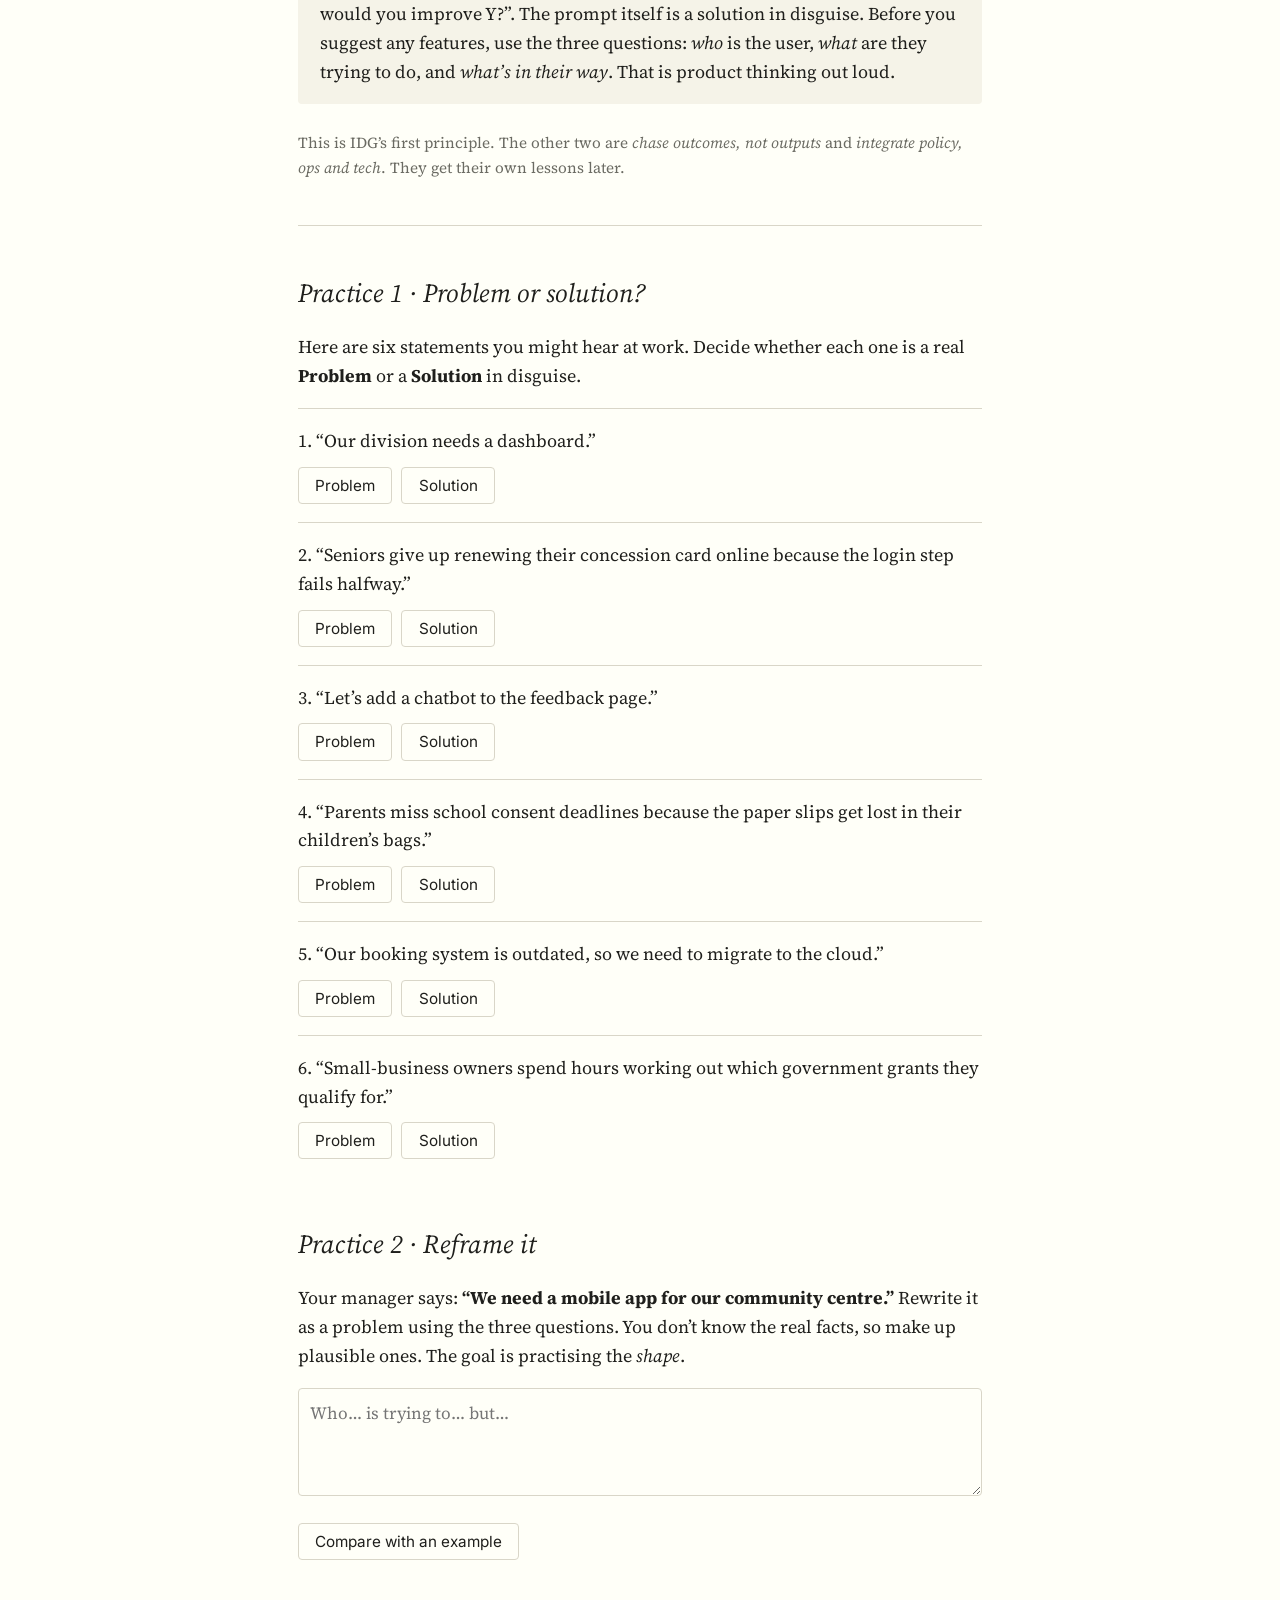
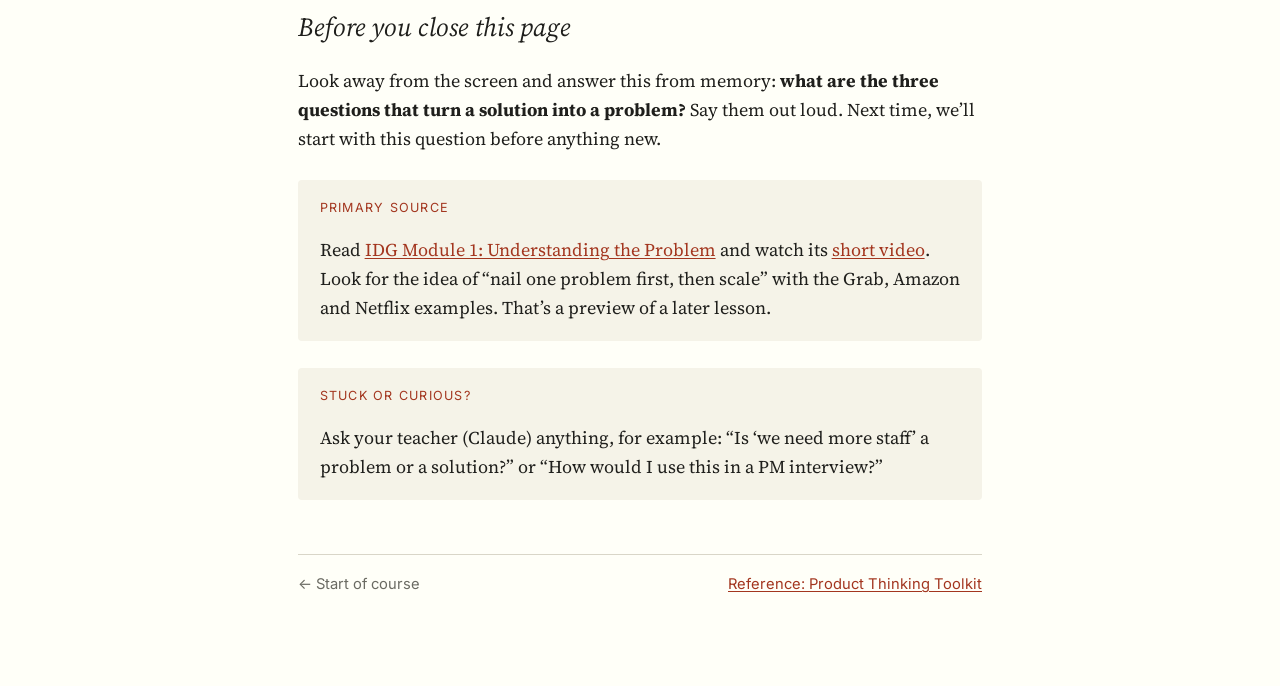
<file: lessons/0001-problems-not-solutions.html>
<!doctype html>
<html lang="en">
<head>
<meta charset="utf-8">
<meta name="viewport" content="width=device-width, initial-scale=1">
<title>Problems, Not Solutions</title>
<link rel="stylesheet" href="../assets/style.css">
</head>
<body>
<main>
<p class="kicker">Lesson 1 · Product Thinking</p>
<h1>Problems, not solutions</h1>
<p class="subtitle">Learn to spot a solution dressed up as a problem.</p>

<div class="meta">
  <span>≈ 10 minutes</span>
  <span>Based on IDG Module 1</span>
  <span>Skill: reframe a request as a problem</span>
</div>

<h2>The idea</h2>
<p>The Institute of Digital Government (IDG) defines product thinking as
<em>“a discipline of asking better questions before reaching for solutions.”</em>
<a href="https://www.idg.gov.sg/guides-and-resources/productthinking7/">[IDG M7]</a>
The first and most important question is <strong>what problem are we actually solving?</strong></p>

<p>That sounds obvious. In practice, teams often skip it. IDG points out that a project can fail even when it is run well,
if it is <em>“solving the wrong problem.”</em>
<a href="https://www.idg.gov.sg/guides-and-resources/productthinking1/">[IDG M1]</a></p>

<blockquote>When we skip proper problem definition, we risk building the wrong thing entirely: on time, on budget, and completely unhelpful.
<cite>IDG, Module 1: Understanding the Problem</cite></blockquote>

<h2>The Common Trap</h2>
<p>A lot of requests <em>sound</em> like problems but are really solutions. IDG calls these
<em>“solutions in disguise”</em> and gives these examples
<a href="https://www.idg.gov.sg/guides-and-resources/productthinking1/">[IDG M1]</a>:</p>

<div class="table-wrap"><table>
  <tr><th>What we hear</th><th>The real issue</th></tr>
  <tr><td>“We need more AI.”</td><td>Officers struggle to make decisions from large, unwieldy datasets.</td></tr>
  <tr><td>“We need a superapp.”</td><td>Citizens can’t access services efficiently across platforms.</td></tr>
  <tr><td>“We don’t have a CRM.”</td><td>Cumbersome processes cause long wait times for citizens.</td></tr>
</table></div>

<p>Look at the difference. The left column names a <em>thing to build</em>. The right column names
<strong>a person</strong>, <strong>what they are trying to do</strong>, and <strong>what gets in their way</strong>.
IDG’s first principle asks exactly this:</p>

<div class="callout">
  <span class="label">The three questions</span>
  <p><em>“Who are our users, what are they trying to do, and what’s getting in their way?”</em>
  <a href="https://www.idg.gov.sg/guides-and-resources/productthinking1/">[IDG M1]</a></p>
</div>

<p>A quick test: <strong>if the statement could only be fixed one way, it’s probably a solution.</strong>
“We need a superapp” can only be fixed by a superapp. “Citizens can’t access services efficiently” could be fixed in many ways,
and some of them might be cheaper or better than an app.</p>

<div class="callout">
  <span class="label">Why this matters for your career</span>
  <p>PM interviews often start with prompts like “design an app for X” or “how would you improve Y?”.
  The prompt itself is a solution in disguise. Before you suggest any features, use the three questions:
  <em>who</em> is the user, <em>what</em> are they trying to do, and <em>what’s in their way</em>.
  That is product thinking out loud.</p>
</div>

<p class="small muted">This is IDG’s first principle. The other two are <em>chase outcomes, not outputs</em> and
<em>integrate policy, ops and tech</em>. They get their own lessons later.</p>

<hr>

<h2>Practice 1 · Problem or solution?</h2>
<p>Here are six statements you might hear at work. Decide whether each one is a real <strong>Problem</strong>
or a <strong>Solution</strong> in disguise.</p>

<div class="quiz" data-answer="Solution">
  <p class="q">1. “Our division needs a dashboard.”</p>
  <div class="choices"><button>Problem</button><button>Solution</button></div>
  <p class="feedback" data-right="Right. A dashboard is something to build. Who needs it, and what decision are they struggling to make?" data-wrong="Ask whether it names a person and what gets in their way, or only a thing to build."></p>
</div>
<div class="quiz" data-answer="Problem">
  <p class="q">2. “Seniors give up renewing their concession card online because the login step fails halfway.”</p>
  <div class="choices"><button>Problem</button><button>Solution</button></div>
  <p class="feedback" data-right="Right. It has all three parts: a user (seniors), a goal (renew the card) and an obstacle (login fails). It doesn’t say how to fix it." data-wrong="Look again. Does it say what to build, or who is stuck and why?"></p>
</div>
<div class="quiz" data-answer="Solution">
  <p class="q">3. “Let’s add a chatbot to the feedback page.”</p>
  <div class="choices"><button>Problem</button><button>Solution</button></div>
  <p class="feedback" data-right="Right. This is IDG’s “We need more AI” trap. What are people trying to do on that page, and what goes wrong?" data-wrong="Can this only be fixed one way? If so, it’s a solution."></p>
</div>
<div class="quiz" data-answer="Problem">
  <p class="q">4. “Parents miss school consent deadlines because the paper slips get lost in their children’s bags.”</p>
  <div class="choices"><button>Problem</button><button>Solution</button></div>
  <p class="feedback" data-right="Right. There is a user, a goal and an obstacle. It could be fixed in many ways: digital forms, reminders, longer deadlines, and more." data-wrong="Try the “one way to fix it” test. How many ways could you fix this?"></p>
</div>
<div class="quiz" data-answer="Solution">
  <p class="q">5. “Our booking system is outdated, so we need to migrate to the cloud.”</p>
  <div class="choices"><button>Problem</button><button>Solution</button></div>
  <p class="feedback" data-right="Right. This is like IDG’s “our product is end of life” example. The real issue is what happens to users if the system fails or stays as it is." data-wrong="“Migrate to the cloud” is a specific thing to do. Where is the user?"></p>
</div>
<div class="quiz" data-answer="Problem">
  <p class="q">6. “Small-business owners spend hours working out which government grants they qualify for.”</p>
  <div class="choices"><button>Problem</button><button>Solution</button></div>
  <p class="feedback" data-right="Right. It names a user, their goal and what slows them down, and it leaves the answer open." data-wrong="Does it prescribe a fix? Or does it describe someone stuck?"></p>
</div>
<p class="score" data-quiz-score></p>

<h2>Practice 2 · Reframe it</h2>
<p>Your manager says: <strong>“We need a mobile app for our community centre.”</strong>
Rewrite it as a problem using the three questions. You don’t know the real facts, so make up plausible ones.
The goal is practising the <em>shape</em>.</p>

<div class="reveal">
  <textarea aria-label="Your reframed problem" placeholder="Who… is trying to… but…"></textarea>
  <p><button data-reveal>Compare with an example</button></p>
  <div class="answer callout">
    <span class="label">One possible reframe</span>
    <p>“Working parents <em>(who)</em> want to sign their children up for holiday programmes <em>(trying to do)</em>,
    but registration only happens in person during office hours, so popular classes fill up before they can get there
    <em>(what’s in the way)</em>.”</p>
    <p><strong>Check your version:</strong></p>
    <ul>
      <li>Does it name a specific <strong>user</strong>? “Residents” is weaker than “working parents”.</li>
      <li>Does it say what they are <strong>trying to do</strong>?</li>
      <li>Does it say what is <strong>getting in their way</strong>?</li>
      <li>Is it free of solutions? If the word “app” is still in it, try again.</li>
    </ul>
    <p class="small muted">Notice that once the problem is clear, an app might not be the best fix. Online registration on the existing website could solve it more cheaply.</p>
  </div>
</div>

<h2>Before you close this page</h2>
<p>Look away from the screen and answer this from memory: <strong>what are the three questions that turn a solution into a problem?</strong>
Say them out loud. Next time, we’ll start with this question before anything new.</p>

<div class="callout">
  <span class="label">Primary source</span>
  <p>Read <a href="https://www.idg.gov.sg/guides-and-resources/productthinking1/">IDG Module 1: Understanding the Problem</a>
  and watch its <a href="https://www.youtube.com/watch?v=DqGP6BvyRdk">short video</a>. Look for the idea of
  “nail one problem first, then scale” with the Grab, Amazon and Netflix examples. That’s a preview of a later lesson.</p>
</div>

<div class="callout">
  <span class="label">Stuck or curious?</span>
  <p>Ask your teacher (Claude) anything, for example: “Is ‘we need more staff’ a problem or a solution?”
  or “How would I use this in a PM interview?”</p>
</div>

<nav class="nav">
  <span class="muted">← Start of course</span>
  <a href="../reference/toolkit.html">Reference: Product Thinking Toolkit</a>
</nav>
</main>
<script src="../assets/quiz.js"></script>
</body>
</html>
</file>
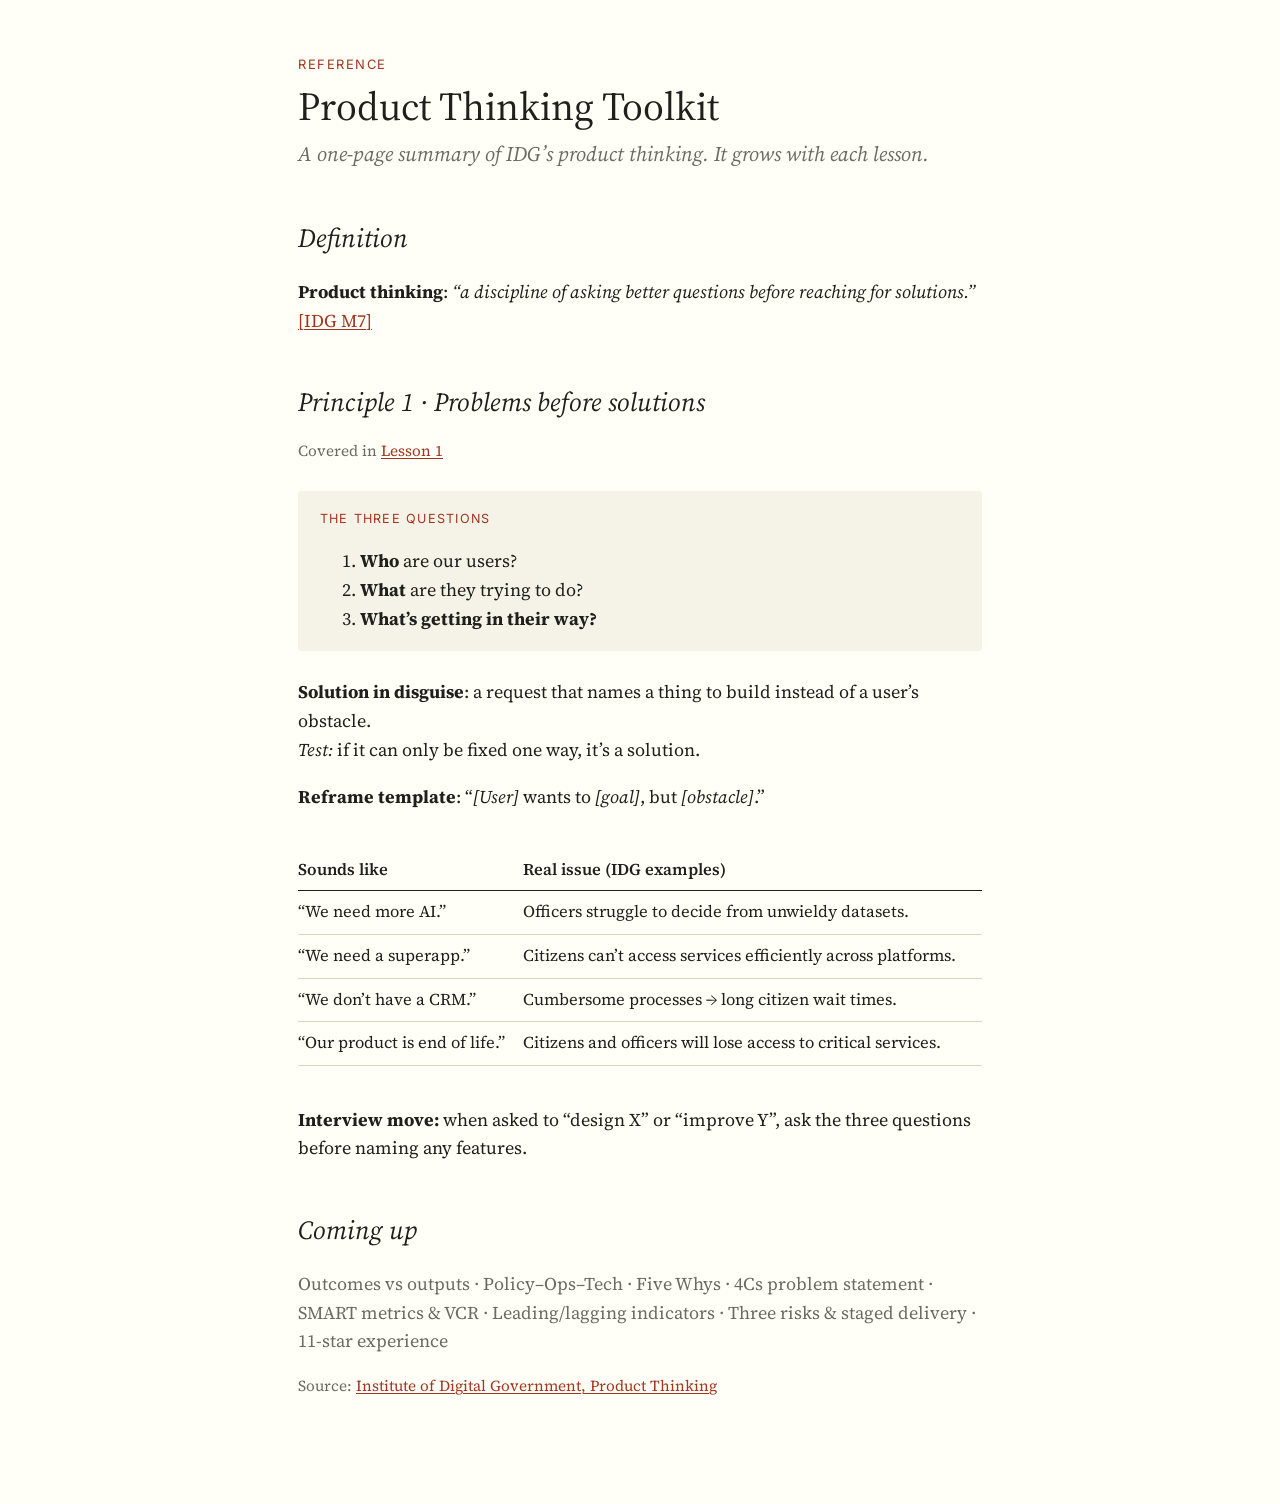
<file: reference/toolkit.html>
<!doctype html>
<html lang="en">
<head>
<meta charset="utf-8">
<meta name="viewport" content="width=device-width, initial-scale=1">
<title>Product Thinking Toolkit</title>
<link rel="stylesheet" href="../assets/style.css">
</head>
<body>
<main>
<p class="kicker">Reference</p>
<h1>Product Thinking Toolkit</h1>
<p class="subtitle">A one-page summary of IDG’s product thinking. It grows with each lesson.</p>

<h2>Definition</h2>
<p><strong>Product thinking</strong>: <em>“a discipline of asking better questions before reaching for solutions.”</em>
<a href="https://www.idg.gov.sg/guides-and-resources/productthinking7/">[IDG M7]</a></p>

<h2>Principle 1 · Problems before solutions</h2>
<p class="muted small">Covered in <a href="../lessons/0001-problems-not-solutions.html">Lesson 1</a></p>
<div class="callout">
  <span class="label">The three questions</span>
  <ol>
    <li><strong>Who</strong> are our users?</li>
    <li><strong>What</strong> are they trying to do?</li>
    <li><strong>What’s getting in their way?</strong></li>
  </ol>
</div>
<p><strong>Solution in disguise</strong>: a request that names a thing to build instead of a user’s obstacle.
<br><em>Test:</em> if it can only be fixed one way, it’s a solution.</p>
<p><strong>Reframe template</strong>: “<em>[User]</em> wants to <em>[goal]</em>, but <em>[obstacle]</em>.”</p>
<div class="table-wrap"><table>
  <tr><th>Sounds like</th><th>Real issue (IDG examples)</th></tr>
  <tr><td>“We need more AI.”</td><td>Officers struggle to decide from unwieldy datasets.</td></tr>
  <tr><td>“We need a superapp.”</td><td>Citizens can’t access services efficiently across platforms.</td></tr>
  <tr><td>“We don’t have a CRM.”</td><td>Cumbersome processes → long citizen wait times.</td></tr>
  <tr><td>“Our product is end of life.”</td><td>Citizens and officers will lose access to critical services.</td></tr>
</table></div>
<p><strong>Interview move:</strong> when asked to “design X” or “improve Y”, ask the three questions before naming any features.</p>

<h2>Coming up</h2>
<p class="muted">Outcomes vs outputs · Policy–Ops–Tech · Five Whys · 4Cs problem statement · SMART metrics &amp; VCR · Leading/lagging indicators · Three risks &amp; staged delivery · 11-star experience</p>

<p class="small muted">Source: <a href="https://www.idg.gov.sg/product-thinking/">Institute of Digital Government, Product Thinking</a></p>
</main>
</body>
</html>
</file>
<file: assets/style.css>
/* Shared course stylesheet — Tufte-inspired. Every lesson and reference doc links this. */
@import url("https://fonts.googleapis.com/css2?family=Source+Serif+4:ital,opsz,wght@0,8..60,400;0,8..60,600;1,8..60,400&family=Inter:wght@400;600&display=swap");

:root {
  --bg: #fffff8;
  --ink: #1f1f1c;
  --muted: #6b6b63;
  --rule: #d9d6c8;
  --accent: #a3361f;      /* muted brick red */
  --accent-soft: #f4e6df;
  --good: #2e6b3a;
  --good-soft: #e3efe4;
  --bad: #9a2a2a;
  --bad-soft: #f5e1e1;
  --panel: #f5f3e8;
  --measure: 38rem;
}
@media (prefers-color-scheme: dark) {
  :root:not([data-theme="light"]) {
    --bg: #1b1a17; --ink: #e8e5da; --muted: #a09d91; --rule: #3a3833;
    --accent: #e08a6d; --accent-soft: #3a2a24; --good: #8cc59a; --good-soft: #22332a;
    --bad: #e39a9a; --bad-soft: #3a2424; --panel: #25241f;
  }
}
:root[data-theme="dark"] {
  --bg: #1b1a17; --ink: #e8e5da; --muted: #a09d91; --rule: #3a3833;
  --accent: #e08a6d; --accent-soft: #3a2a24; --good: #8cc59a; --good-soft: #22332a;
  --bad: #e39a9a; --bad-soft: #3a2424; --panel: #25241f;
}

* { box-sizing: border-box; }
html { font-size: 18px; }
body {
  margin: 0; background: var(--bg); color: var(--ink);
  font-family: "Source Serif 4", Georgia, serif; line-height: 1.6;
  padding: 3rem 16px 5rem;
}
main { max-width: var(--measure); margin: 0 auto; }

.kicker { font-family: Inter, system-ui, sans-serif; font-size: .72rem; letter-spacing: .12em;
  text-transform: uppercase; color: var(--accent); margin: 0 0 .5rem; }
h1 { font-weight: 400; font-size: 2.2rem; line-height: 1.15; margin: 0 0 .5rem; }
.subtitle { font-style: italic; color: var(--muted); font-size: 1.15rem; margin: 0 0 2rem; }
h2 { font-weight: 400; font-style: italic; font-size: 1.45rem; margin: 2.6rem 0 .6rem; }
h3 { font-weight: 600; font-size: 1rem; margin: 1.6rem 0 .3rem; }
p, li { hyphens: auto; }
a { color: var(--accent); text-decoration-thickness: 1px; text-underline-offset: 2px; }
hr { border: 0; border-top: 1px solid var(--rule); margin: 2.5rem 0; }
.muted { color: var(--muted); }
.small { font-size: .85rem; }

/* Meta strip */
.meta { font-family: Inter, system-ui, sans-serif; font-size: .78rem; color: var(--muted);
  display: flex; flex-wrap: wrap; gap: .4rem 1.2rem; border-top: 1px solid var(--rule);
  border-bottom: 1px solid var(--rule); padding: .6rem 0; margin-bottom: 2rem; }

/* Pull quote from a source */
blockquote { margin: 1.4rem 0; padding: 0 0 0 1.1rem; border-left: 3px solid var(--accent);
  font-style: italic; }
blockquote cite { display: block; font-style: normal; font-size: .8rem; color: var(--muted); margin-top: .3rem; }

/* Tables */
table { width: 100%; border-collapse: collapse; margin: 1.2rem 0; font-size: .92rem; }
th { text-align: left; font-weight: 600; border-bottom: 1.5px solid var(--ink); padding: .35rem .5rem .35rem 0; }
td { border-bottom: 1px solid var(--rule); padding: .45rem .5rem .45rem 0; vertical-align: top; }
.table-wrap { overflow-x: auto; }

/* Callouts */
.callout { background: var(--panel); border-radius: 4px; padding: 1rem 1.2rem; margin: 1.5rem 0; }
.callout > :first-child { margin-top: 0; } .callout > :last-child { margin-bottom: 0; }
.callout .label { font-family: Inter, system-ui, sans-serif; font-size: .7rem; letter-spacing: .1em;
  text-transform: uppercase; color: var(--accent); display: block; margin-bottom: .3rem; }

/* Numbered principles */
ol.principles { counter-reset: p; list-style: none; padding: 0; }
ol.principles li { counter-increment: p; position: relative; padding-left: 2.2rem; margin: .8rem 0; }
ol.principles li::before { content: counter(p); position: absolute; left: 0; top: -.1rem;
  font-size: 1.5rem; color: var(--accent); font-style: italic; }

/* Buttons (quiz/reveal) */
button, .btn { font-family: Inter, system-ui, sans-serif; font-size: .85rem; cursor: pointer;
  background: transparent; color: var(--ink); border: 1px solid var(--rule); border-radius: 4px;
  padding: .45rem .9rem; }
button:hover { border-color: var(--ink); }
button:focus-visible { outline: 2px solid var(--accent); outline-offset: 2px; }

/* Quiz */
.quiz { border-top: 1px solid var(--rule); padding: 1rem 0; }
.quiz .q { margin: 0 0 .6rem; }
.quiz .choices { display: flex; flex-wrap: wrap; gap: .5rem; }
.quiz button.correct { background: var(--good-soft); border-color: var(--good); color: var(--good); }
.quiz button.wrong { background: var(--bad-soft); border-color: var(--bad); color: var(--bad); }
.quiz .feedback { font-size: .9rem; margin: .6rem 0 0; min-height: 1em; }
.quiz .feedback:empty { display: none; }
.score { font-family: Inter, system-ui, sans-serif; font-size: .85rem; color: var(--muted); }

/* Reveal (write-then-compare) */
.reveal textarea { width: 100%; min-height: 6rem; font: inherit; font-size: .95rem; padding: .6rem;
  background: var(--bg); color: var(--ink); border: 1px solid var(--rule); border-radius: 4px; }
.reveal .answer { display: none; margin-top: 1rem; }
.reveal.open .answer { display: block; }

/* Nav footer */
.nav { font-family: Inter, system-ui, sans-serif; font-size: .82rem; display: flex; justify-content: space-between;
  gap: 1rem; flex-wrap: wrap; margin-top: 3rem; border-top: 1px solid var(--rule); padding-top: 1rem; }

@media print {
  body { background: #fff; color: #000; padding: 0; font-size: 11pt; }
  button, .reveal textarea, .nav { display: none !important; }
  .reveal .answer { display: block !important; }
  a { color: #000; }
  .callout { border: 1px solid #ccc; background: none; }
}
</file>
